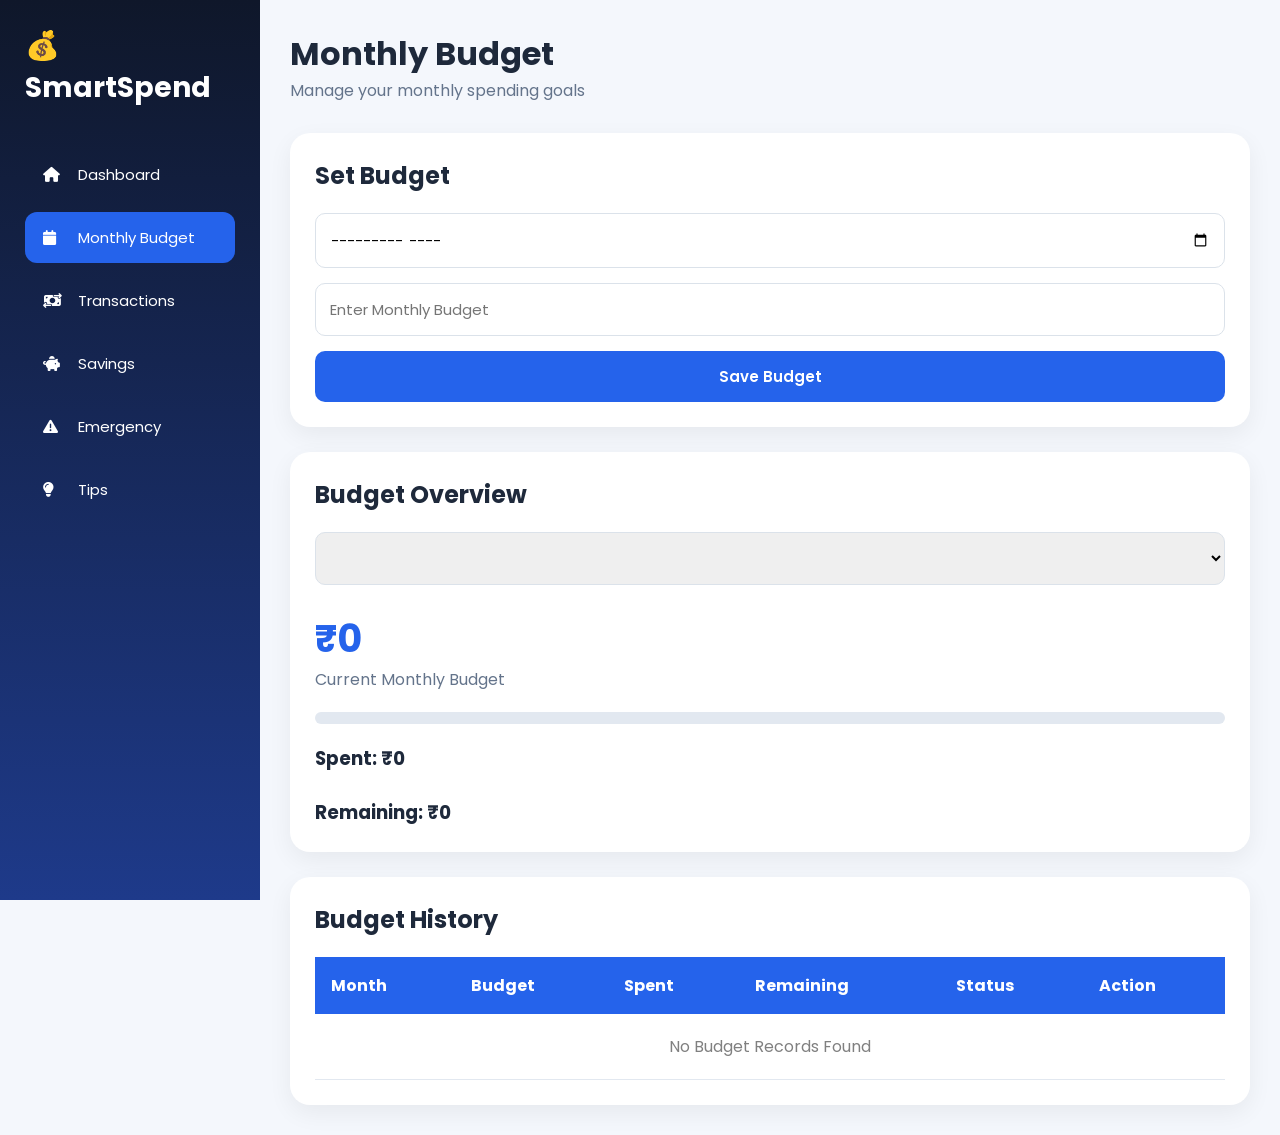
<file: budget.html>
<!DOCTYPE html>
<html lang="en">

<head>

    <meta charset="UTF-8">
    <meta name="viewport" content="width=device-width, initial-scale=1.0">

    <title>Monthly Budget | SmartSpend</title>

    <link rel="stylesheet" href="css/style.css">

    <link rel="stylesheet"
    href="https://cdnjs.cloudflare.com/ajax/libs/font-awesome/6.5.1/css/all.min.css">

</head>

<body>

<div class="container">

    <!-- SIDEBAR -->

    <aside class="sidebar">

        <div class="logo">
            💰 SmartSpend
        </div>

        <ul>

            <li>
                <a href="index.html">
                    <i class="fa-solid fa-house"></i>
                    Dashboard
                </a>
            </li>

            <li class="active">
                <a href="budget.html">
                    <i class="fa-solid fa-calendar"></i>
                    Monthly Budget
                </a>
            </li>

            <li>
                <a href="transactions.html">
                    <i class="fa-solid fa-money-bill-transfer"></i>
                    Transactions
                </a>
            </li>

            <li>
                <a href="savings.html">
                    <i class="fa-solid fa-piggy-bank"></i>
                    Savings
                </a>
            </li>

            <li>
    <a href="emergency.html">
        <i class="fa-solid fa-triangle-exclamation"></i>
        Emergency
    </a>
</li>

            <li>
                <a href="tips.html">
                    <i class="fa-solid fa-lightbulb"></i>
                    Tips
                </a>
            </li>

        </ul>

    </aside>

    <!-- MAIN -->

    <main class="main">

        <div class="header">

            <div>
                <h1>Monthly Budget</h1>
                <p>Manage your monthly spending goals</p>
            </div>

        </div>

        <!-- BUDGET FORM -->

        <div class="form-card">

            <div class="section-title">
                Set Budget
            </div>

            <form id="budgetForm">

                <input
                type="month"
                id="budgetMonth"
                required>

                <input
                type="number"
                id="budgetAmountInput"
                placeholder="Enter Monthly Budget"
                required>

                <button class="btn">
                    Save Budget
                </button>

            </form>

        </div>

        <br>

        <!-- BUDGET SUMMARY -->

        <div class="budget-summary">

            <div class="section-title">
                Budget Overview
            </div>
            <select id="overviewMonth">

    </select>

    <br><br>

            <h2 id="displayBudget">
                ₹0
            </h2>

            <p>
                Current Monthly Budget
            </p>

            <div class="progress">

                <div
                class="progress-bar"
                id="budgetProgressBar">
                </div>

            </div>

            <h3 id="spentAmount">
                Spent: ₹0
            </h3>

            <br>

            <h3 id="remainingAmount">
                Remaining: ₹0
            </h3>

        </div>

        <br>

        <!-- SAVED BUDGETS -->

        <div class="table-card">

            <div class="section-title">
                Budget History
            </div>

            <table>

                <thead>

                    <tr>
                        <th>Month</th>
                        <th>Budget</th>
                        <th>Spent</th>
    <th>Remaining</th>
    <th>Status</th>
    <th>Action</th>
                    </tr>

                </thead>

                <tbody id="budgetTable">

                </tbody>

            </table>

        </div>

    </main>

</div>

<script src="js/budget.js"></script>

</body>
</html>
</file>
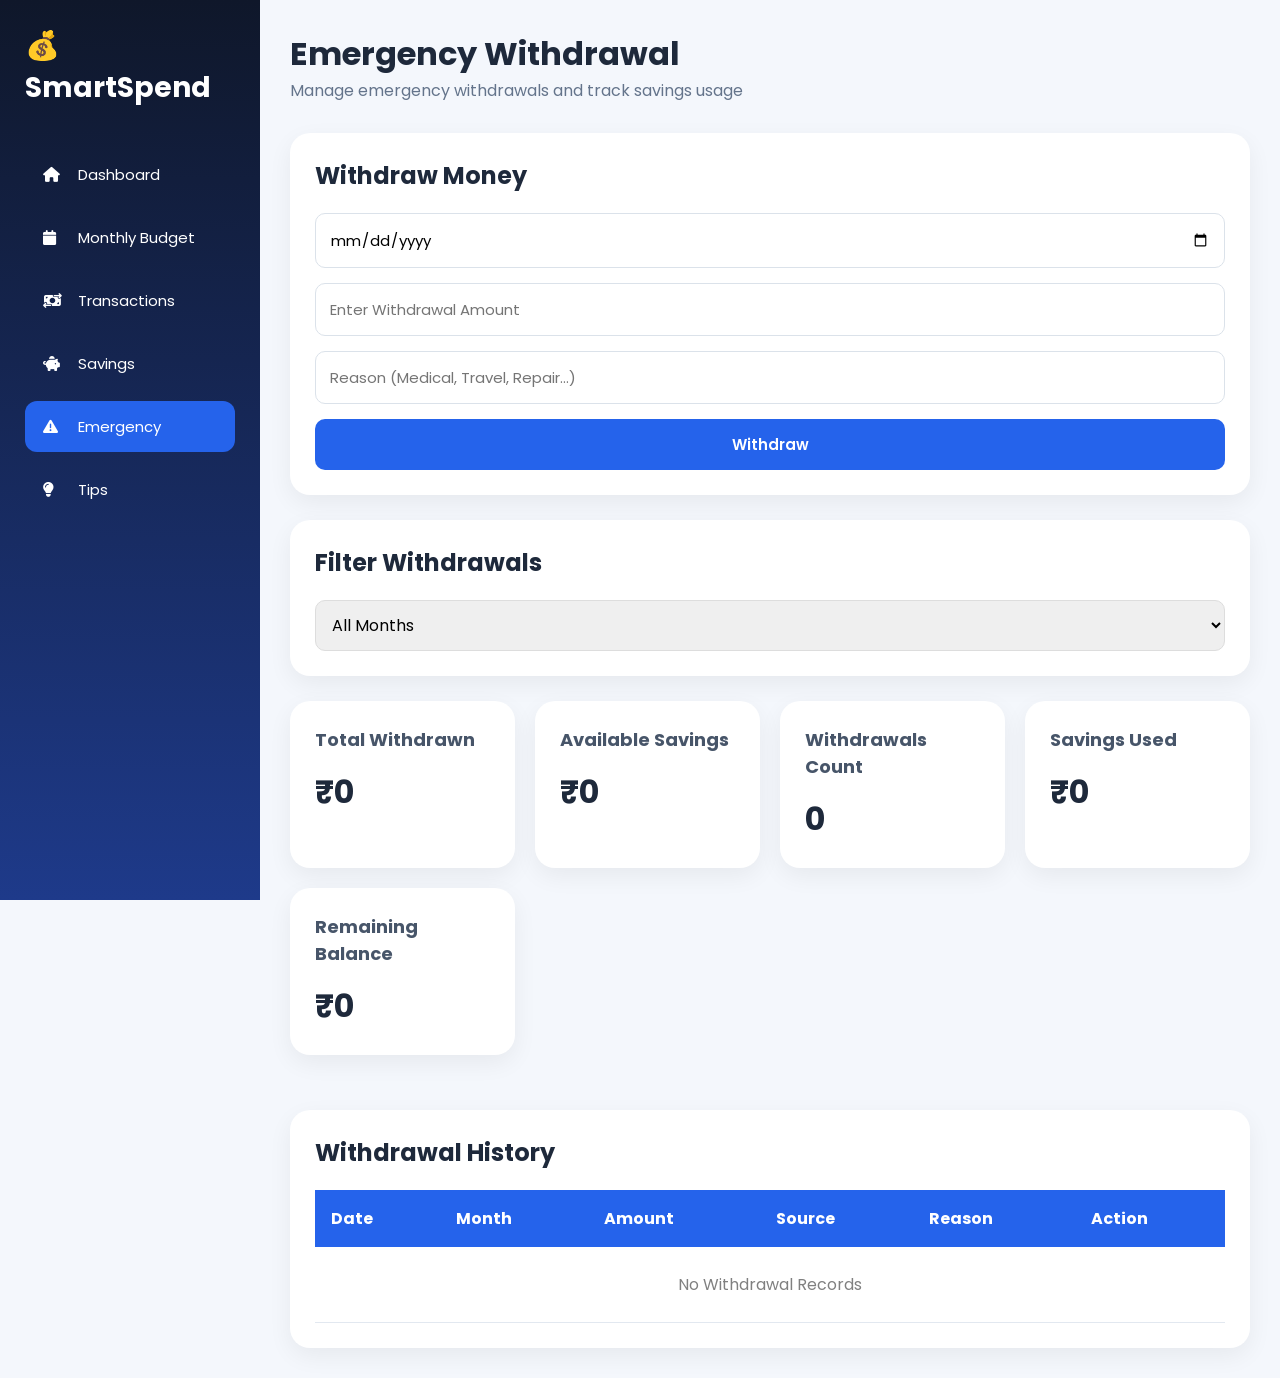
<file: emergency.html>
<!DOCTYPE html>
<html lang="en">

<head>

    <meta charset="UTF-8">
    <meta name="viewport" content="width=device-width, initial-scale=1.0">

    <title>Emergency Withdrawal | SmartSpend</title>

    <link rel="stylesheet" href="css/style.css">

    <link rel="stylesheet"
    href="https://cdnjs.cloudflare.com/ajax/libs/font-awesome/6.5.1/css/all.min.css">

</head>

<body>

<div class="container">

    <!-- SIDEBAR -->

    <aside class="sidebar">

        <div class="logo">
            💰 SmartSpend
        </div>

        <ul>

            <li>
                <a href="index.html">
                    <i class="fa-solid fa-house"></i>
                    Dashboard
                </a>
            </li>

            <li>
                <a href="budget.html">
                    <i class="fa-solid fa-calendar"></i>
                    Monthly Budget
                </a>
            </li>

            <li>
                <a href="transactions.html">
                    <i class="fa-solid fa-money-bill-transfer"></i>
                    Transactions
                </a>
            </li>

            <li>
                <a href="savings.html">
                    <i class="fa-solid fa-piggy-bank"></i>
                    Savings
                </a>
            </li>

            <li class="active">
                <a href="emergency.html">
                    <i class="fa-solid fa-triangle-exclamation"></i>
                    Emergency
                </a>
            </li>

            <li>
                <a href="tips.html">
                    <i class="fa-solid fa-lightbulb"></i>
                    Tips
                </a>
            </li>

        </ul>

    </aside>

    <!-- MAIN -->

    <main class="main">

        <!-- HEADER -->

        <div class="header">

            <div>
                <h1>Emergency Withdrawal</h1>
                <p>
                    Manage emergency withdrawals and track savings usage
                </p>
            </div>

        </div>

        <!-- WITHDRAW FORM -->

        <div class="form-card">

            <div class="section-title">
                Withdraw Money
            </div>

            <form id="withdrawForm">

                <input
                type="date"
                id="withdrawDate"
                required>

                <input
                type="number"
                id="withdrawAmount"
                placeholder="Enter Withdrawal Amount"
                required>

                <input
                type="text"
                id="withdrawReason"
                placeholder="Reason (Medical, Travel, Repair...)"
                required>

                <button class="btn">
                    Withdraw
                </button>

            </form>

        </div>

        <br>

        <!-- MONTH FILTER -->

        <div class="form-card">

            <div class="section-title">
                Filter Withdrawals
            </div>

            <select id="monthFilter">

                <option value="All">
                    All Months
                </option>

            </select>

        </div>

        <br>

        <!-- SUMMARY CARDS -->

        <div class="cards">

            <div class="card">

                <h3>Total Withdrawn</h3>

                <h2 id="totalWithdrawn">
                    ₹0
                </h2>

            </div>

            <div class="card">

                <h3>Available Savings</h3>

                <h2 id="availableSavings">
                    ₹0
                </h2>

            </div>

            <div class="card">

                <h3>Withdrawals Count</h3>

                <h2 id="withdrawCount">
                    0
                </h2>

            </div>

           <div class="card">

    <h3>Savings Used</h3>

    <h2 id="savingsUsed">
        ₹0
    </h2>

</div>

<div class="card">

    <h3>Remaining Balance</h3>

    <h2 id="remainingBalance">
        ₹0
    </h2>

</div>
            
        </div>

        <br>

        <!-- WITHDRAWAL HISTORY -->

        <div class="table-card">

            <div class="section-title">
                Withdrawal History
            </div>

            <table>

                <thead>

                    <tr>

                       <th>Date</th>
<th>Month</th>
<th>Amount</th>
<th>Source</th>
<th>Reason</th>
<th>Action</th>
                    </tr>

                </thead>

                <tbody id="withdrawTable">

                </tbody>

            </table>

        </div>

    </main>

</div>

<script src="js/emergency.js"></script>

</body>

</html>
</file>
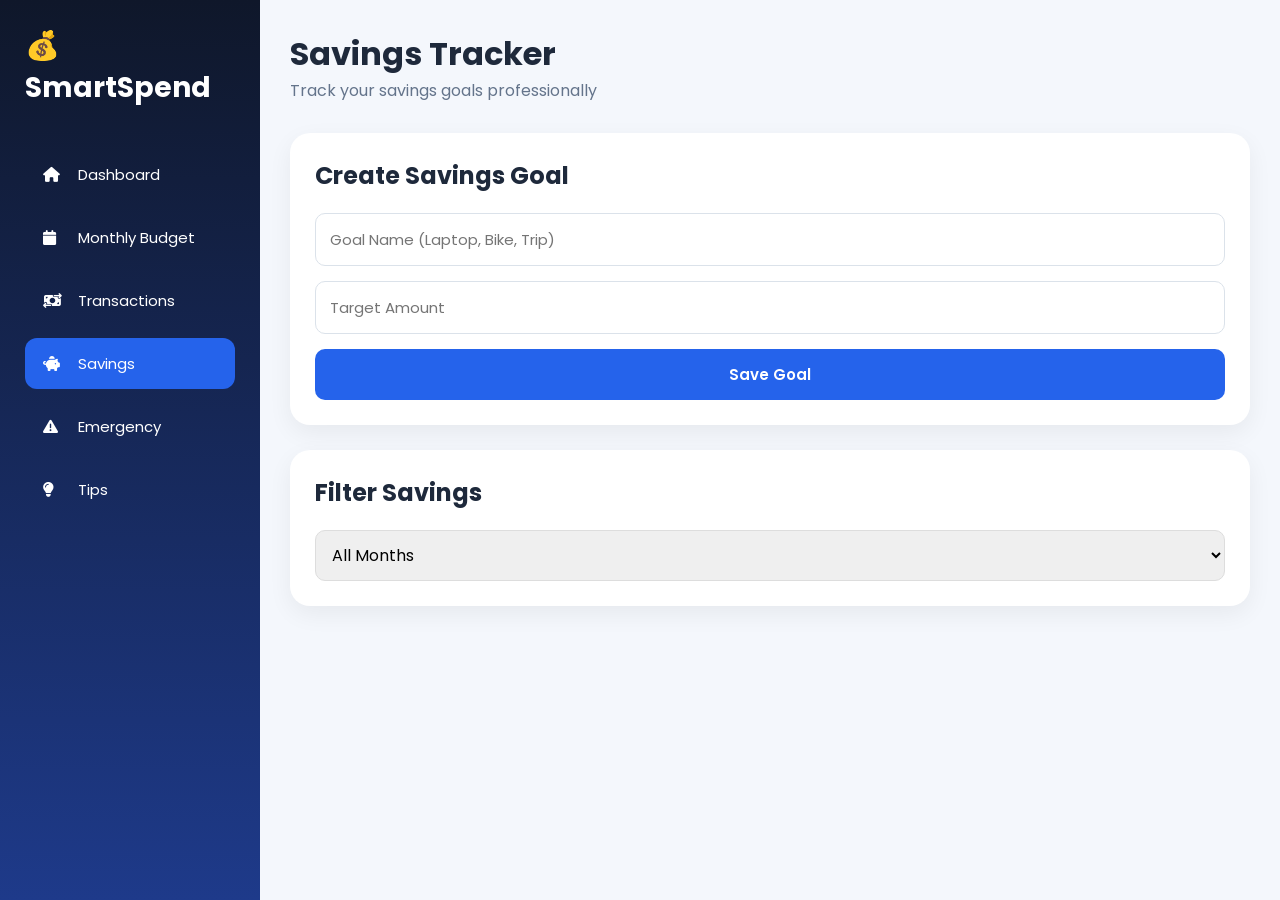
<file: savings.html>
<!DOCTYPE html>
<html lang="en">

<head>

    <meta charset="UTF-8">
    <meta name="viewport" content="width=device-width, initial-scale=1.0">

    <title>Savings | SmartSpend</title>

    <link rel="stylesheet" href="css/style.css">

    <link rel="stylesheet"
    href="https://cdnjs.cloudflare.com/ajax/libs/font-awesome/6.5.1/css/all.min.css">

</head>

<body>

<div class="container">

    <!-- SIDEBAR -->

    <aside class="sidebar">

        <div class="logo">
            💰 SmartSpend
        </div>

        <ul>

            <li>
                <a href="index.html">
                    <i class="fa-solid fa-house"></i>
                    Dashboard
                </a>
            </li>

            <li>
                <a href="budget.html">
                    <i class="fa-solid fa-calendar"></i>
                    Monthly Budget
                </a>
            </li>

            <li>
                <a href="transactions.html">
                    <i class="fa-solid fa-money-bill-transfer"></i>
                    Transactions
                </a>
            </li>

            <li class="active">
                <a href="savings.html">
                    <i class="fa-solid fa-piggy-bank"></i>
                    Savings
                </a>
            </li>

            <li>
    <a href="emergency.html">
        <i class="fa-solid fa-triangle-exclamation"></i>
        Emergency
    </a>
</li>

            <li>
                <a href="tips.html">
                    <i class="fa-solid fa-lightbulb"></i>
                    Tips
                </a>
            </li>

        </ul>

    </aside>

    <!-- MAIN -->

    <main class="main">

        <div class="header">

            <div>
                <h1>Savings Tracker</h1>
                <p>Track your savings goals professionally</p>
            </div>

        </div>

        <!-- GOAL FORM -->

        <div class="form-card">

            <div class="section-title">
                Create Savings Goal
            </div>

            <form id="goalForm">

                <input
                type="text"
                id="goalName"
                placeholder="Goal Name (Laptop, Bike, Trip)"
                required>

                <input
                type="number"
                id="goalAmount"
                placeholder="Target Amount"
                required>

                <button class="btn">
                    Save Goal
                </button>

            </form>

        </div>

        <br>

    <!-- MONTH FILTER -->

<div class="form-card">

    <div class="section-title">
        Filter Savings
    </div>

    <select id="monthFilter">

        <option value="All">
            All Months
        </option>

    </select>

</div>

<br>

<!-- GOALS -->

<div id="goalsContainer">

</div>

        <br>

        <!-- SAVINGS SUMMARY -->

        

    </main>

</div>

<script src="js/savings.js"></script>

</body>

</html>
</file>
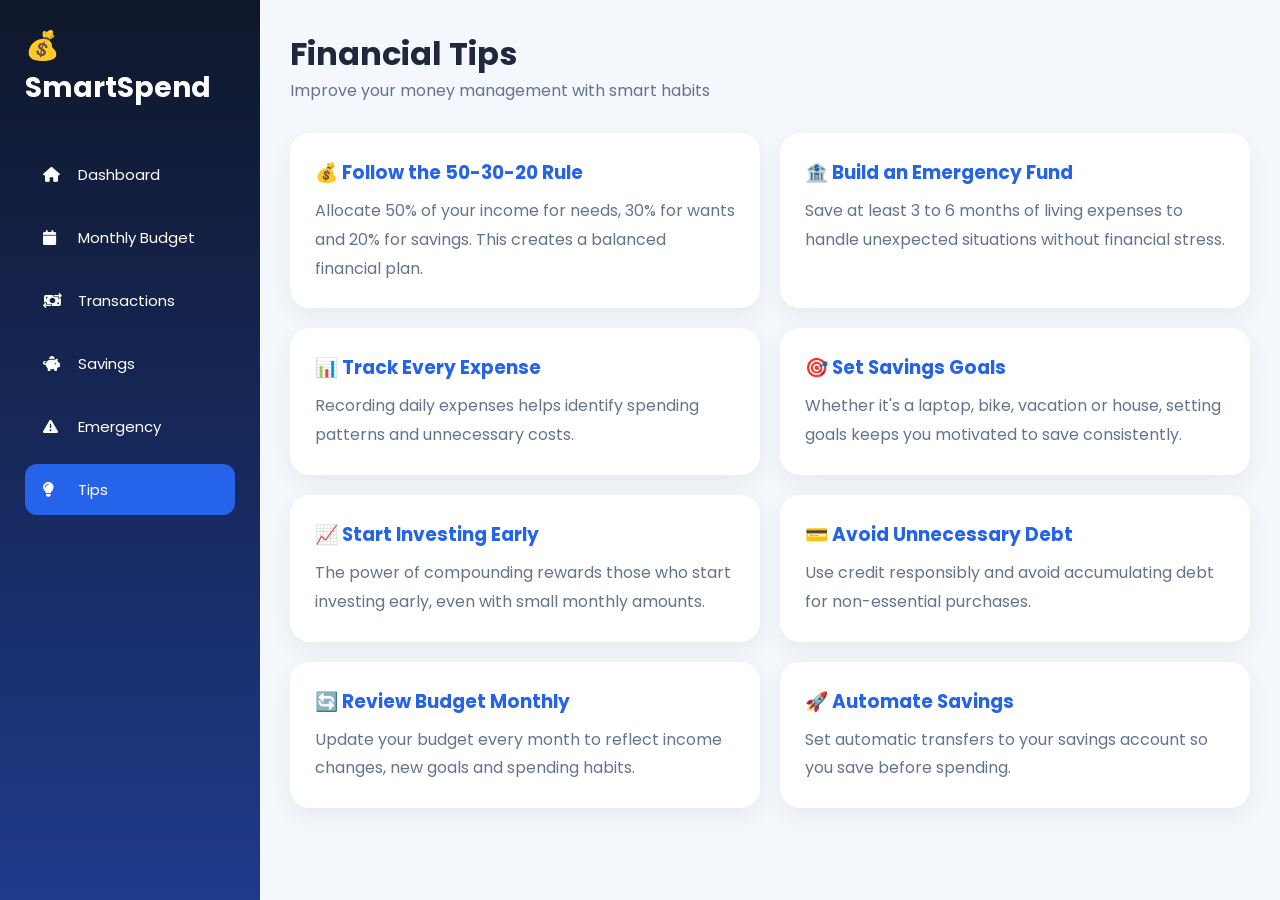
<file: tips.html>
<!DOCTYPE html>
<html lang="en">

<head>

<meta charset="UTF-8">
<meta name="viewport" content="width=device-width, initial-scale=1.0">

<title>Financial Tips | SmartSpend</title>

<link rel="stylesheet" href="css/style.css">

<link rel="stylesheet"
href="https://cdnjs.cloudflare.com/ajax/libs/font-awesome/6.5.1/css/all.min.css">

</head>

<body>

<div class="container">

    <!-- SIDEBAR -->

    <aside class="sidebar">

        <div class="logo">
            💰 SmartSpend
        </div>

        <ul>

            <li>
                <a href="index.html">
                    <i class="fa-solid fa-house"></i>
                    Dashboard
                </a>
            </li>

            <li>
                <a href="budget.html">
                    <i class="fa-solid fa-calendar"></i>
                    Monthly Budget
                </a>
            </li>

            <li>
                <a href="transactions.html">
                    <i class="fa-solid fa-money-bill-transfer"></i>
                    Transactions
                </a>
            </li>

            <li>
                <a href="savings.html">
                    <i class="fa-solid fa-piggy-bank"></i>
                    Savings
                </a>
            </li>

            <li>
    <a href="emergency.html">
        <i class="fa-solid fa-triangle-exclamation"></i>
        Emergency
    </a>
</li>

            <li class="active">
                <a href="tips.html">
                    <i class="fa-solid fa-lightbulb"></i>
                    Tips
                </a>
            </li>

        </ul>

    </aside>

    <!-- MAIN -->

    <main class="main">

        <div class="header">

            <div>
                <h1>Financial Tips</h1>
                <p>Improve your money management with smart habits</p>
            </div>

        </div>

        <div class="tips-grid">

            <!-- CARD 1 -->

            <div class="tip-card">

                <h3>
                    💰 Follow the 50-30-20 Rule
                </h3>

                <p>
                    Allocate 50% of your income for needs,
                    30% for wants and 20% for savings.
                    This creates a balanced financial plan.
                </p>

            </div>

            <!-- CARD 2 -->

            <div class="tip-card">

                <h3>
                    🏦 Build an Emergency Fund
                </h3>

                <p>
                    Save at least 3 to 6 months of living
                    expenses to handle unexpected situations
                    without financial stress.
                </p>

            </div>

            <!-- CARD 3 -->

            <div class="tip-card">

                <h3>
                    📊 Track Every Expense
                </h3>

                <p>
                    Recording daily expenses helps identify
                    spending patterns and unnecessary costs.
                </p>

            </div>

            <!-- CARD 4 -->

            <div class="tip-card">

                <h3>
                    🎯 Set Savings Goals
                </h3>

                <p>
                    Whether it's a laptop, bike, vacation
                    or house, setting goals keeps you
                    motivated to save consistently.
                </p>

            </div>

            <!-- CARD 5 -->

            <div class="tip-card">

                <h3>
                    📈 Start Investing Early
                </h3>

                <p>
                    The power of compounding rewards those
                    who start investing early, even with
                    small monthly amounts.
                </p>

            </div>

            <!-- CARD 6 -->

            <div class="tip-card">

                <h3>
                    💳 Avoid Unnecessary Debt
                </h3>

                <p>
                    Use credit responsibly and avoid
                    accumulating debt for non-essential
                    purchases.
                </p>

            </div>

            <!-- CARD 7 -->

            <div class="tip-card">

                <h3>
                    🔄 Review Budget Monthly
                </h3>

                <p>
                    Update your budget every month to
                    reflect income changes, new goals
                    and spending habits.
                </p>

            </div>

            <!-- CARD 8 -->

            <div class="tip-card">

                <h3>
                    🚀 Automate Savings
                </h3>

                <p>
                    Set automatic transfers to your
                    savings account so you save before
                    spending.
                </p>

            </div>

        </div>

    </main>

</div>

</body>

</html>
</file>
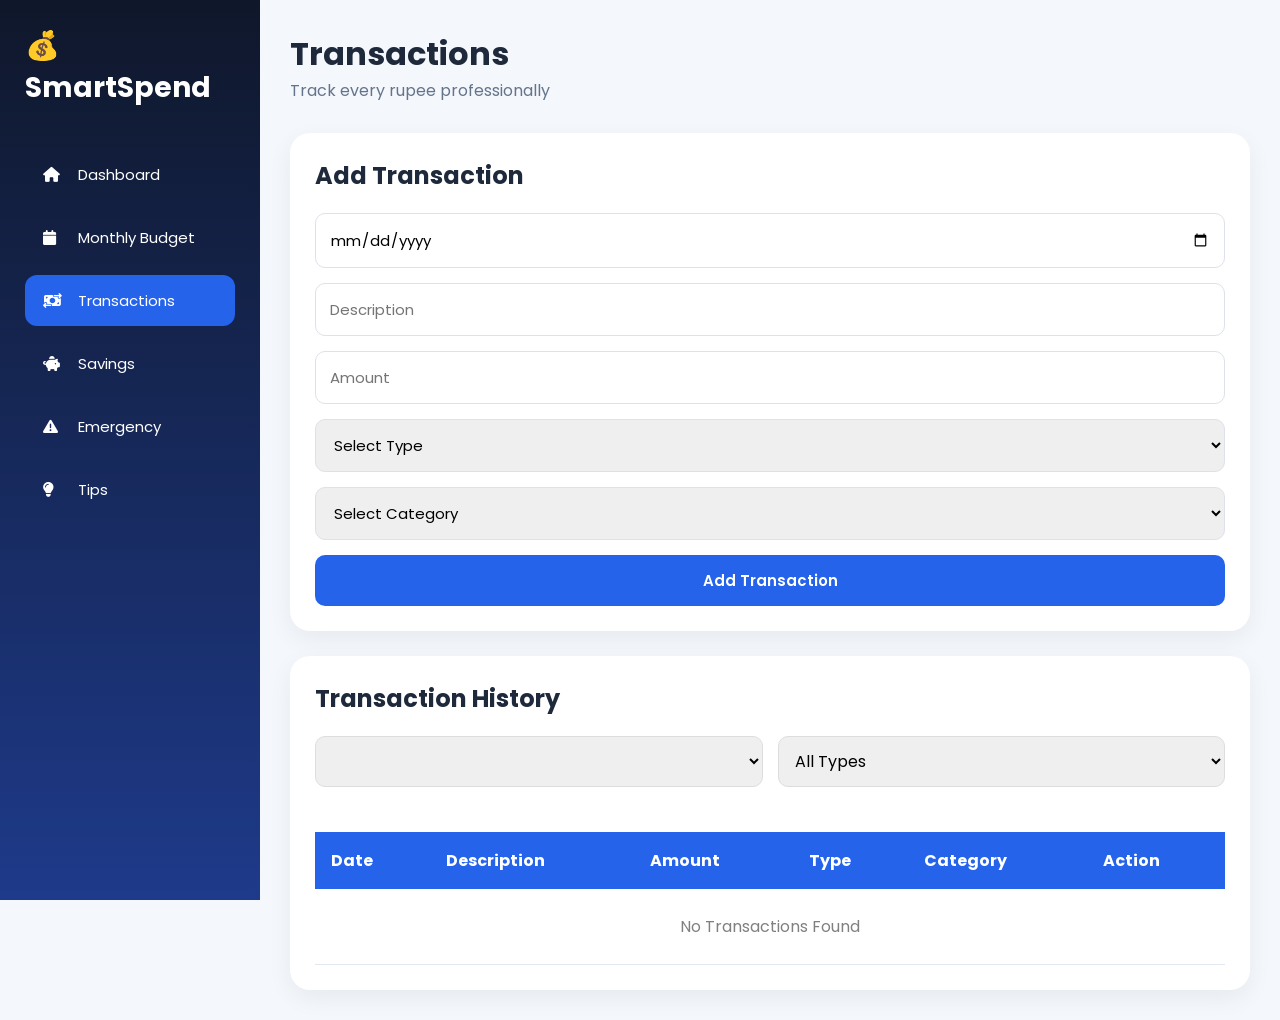
<file: transactions.html>
<!DOCTYPE html>
<html lang="en">

<head>

    <meta charset="UTF-8">
    <meta name="viewport" content="width=device-width, initial-scale=1.0">

    <title>Transactions | SmartSpend</title>

    <link rel="stylesheet" href="css/style.css">

    <link rel="stylesheet"
    href="https://cdnjs.cloudflare.com/ajax/libs/font-awesome/6.5.1/css/all.min.css">

</head>

<body>

<div class="container">

    <!-- SIDEBAR -->

    <aside class="sidebar">

        <div class="logo">
            💰 SmartSpend
        </div>

        <ul>

            <li>
                <a href="index.html">
                    <i class="fa-solid fa-house"></i>
                    Dashboard
                </a>
            </li>

            <li>
                <a href="budget.html">
                    <i class="fa-solid fa-calendar"></i>
                    Monthly Budget
                </a>
            </li>

            <li class="active">
                <a href="transactions.html">
                    <i class="fa-solid fa-money-bill-transfer"></i>
                    Transactions
                </a>
            </li>

            <li>
                <a href="savings.html">
                    <i class="fa-solid fa-piggy-bank"></i>
                    Savings
                </a>
            </li>

            <li>
    <a href="emergency.html">
        <i class="fa-solid fa-triangle-exclamation"></i>
        Emergency
    </a>
</li>

            <li>
                <a href="tips.html">
                    <i class="fa-solid fa-lightbulb"></i>
                    Tips
                </a>
            </li>

        </ul>

    </aside>

    <!-- MAIN -->

    <main class="main">

        <div class="header">

            <div>

                <h1>Transactions</h1>
                <p>Track every rupee professionally</p>

            </div>

        </div>

        <!-- FORM -->

        <div class="form-card">

            <div class="section-title">
                Add Transaction
            </div>

            <form id="transactionForm">

                <input
                type="date"
                id="date"
                required>

                <input
                type="text"
                id="description"
                placeholder="Description"
                required>

                <input
                type="number"
                id="amount"
                placeholder="Amount"
                required>

                <select id="type" required>

                    <option value="">
                        Select Type
                    </option>

                    <option value="Income">
                        Income
                    </option>

                    <option value="Expense">
                        Expense
                    </option>

                    <option value="Savings">
                        Savings
                    </option>

                </select>

                <select id="category" required>

                    <option value="">
                        Select Category
                    </option>

                    <option value="Salary">
                        Salary
                    </option>

                    <option value="Food">
                        Food
                    </option>

                    <option value="Shopping">
                        Shopping
                    </option>

                    <option value="Travel">
                        Travel
                    </option>

                    <option value="Bills">
                        Bills
                    </option>

                    <option value="Investment">
                        Investment
                    </option>

                    <option value="Entertainment">
                        Entertainment
                    </option>

                    <option value="Others">
                        Others
                    </option>

                </select>

                <button class="btn">
                    Add Transaction
                </button>

            </form>

        </div>

        <br>

        <!-- TABLE -->

        <div class="table-card">

            <div class="section-title">
                Transaction History
            </div>
            <div class="filter-section">

    <select id="monthFilter"></select>

    <select id="typeFilter">

        <option value="All">
            All Types
        </option>

        <option value="Income">
            Income
        </option>

        <option value="Expense">
            Expense
        </option>

        <option value="Savings">
            Savings
        </option>

    </select>

</div>
             <br>

            <table>

                <thead>

                    <tr>

                        <th>Date</th>
                        <th>Description</th>
                        <th>Amount</th>
                        <th>Type</th>
                        <th>Category</th>
                        <th>Action</th>

                    </tr>

                </thead>

                <tbody id="transactionTable">

                </tbody>

            </table>

        </div>

    </main>

</div>

<script src="js/transactions.js"></script>

</body>
</html>
</file>
<file: css/style.css>
/* ==========================
   GOOGLE FONT
========================== */

@import url('https://fonts.googleapis.com/css2?family=Poppins:wght@300;400;500;600;700;800&display=swap');

*{
    margin:0;
    padding:0;
    box-sizing:border-box;
    font-family:'Poppins',sans-serif;
}

body{
    background:#f4f7fc;
    color:#1e293b;
}

/* ==========================
   LAYOUT
========================== */

.container{
    display:flex;
    min-height:100vh;
}

/* ==========================
   SIDEBAR
========================== */

.sidebar{
    width:260px;
    background:linear-gradient(
    180deg,
    #0f172a,
    #1e3a8a
    );
    color:white;
    padding:25px;
    position:fixed;
    height:100vh;
    left:0;
    top:0;
}

.logo{
    font-size:28px;
    font-weight:700;
    margin-bottom:40px;
}

.sidebar ul{
    list-style:none;
}

.sidebar ul li{
    margin-bottom:12px;
}

.sidebar ul li a{
    text-decoration:none;
    color:white;
    display:flex;
    align-items:center;
    gap:15px;
    padding:14px 18px;
    border-radius:12px;
    transition:.3s;
    font-size:15px;
}

.sidebar ul li a:hover{
    background:rgba(255,255,255,0.12);
}

.sidebar ul li.active a{
    background:#2563eb;
}

.sidebar i{
    width:20px;
}

/* ==========================
   MAIN
========================== */

.main{
    margin-left:260px;
    width:calc(100% - 260px);
    padding:30px;
}

/* ==========================
   HEADER
========================== */

.header{
    display:flex;
    justify-content:space-between;
    align-items:center;
    margin-bottom:30px;
}

.header h1{
    font-size:32px;
    font-weight:700;
}

.header p{
    color:#64748b;
}

.date-box{
    background:white;
    padding:12px 20px;
    border-radius:12px;
    box-shadow:0 5px 20px rgba(0,0,0,.05);
    display:flex;
    align-items:center;
    gap:10px;
}

/* ==========================
   CARDS
========================== */

.cards{
    display:grid;
    grid-template-columns:repeat(4,1fr);
    gap:20px;
    margin-bottom:30px;
}

.card{
    background:white;
    padding:25px;
    border-radius:20px;
    box-shadow:0 8px 25px rgba(0,0,0,.06);
    transition:.3s;
}

.card:hover{
    transform:translateY(-6px);
}

.card h3{
    margin-bottom:15px;
    color:#475569;
    font-size:18px;
}

.card h2{
    font-size:32px;
}

.income h2{
    color:#16a34a;
}

.expense h2{
    color:#dc2626;
}

.savings h2{
    color:#7c3aed;
}

.balance h2{
    color:#2563eb;
}

/* ==========================
   DASHBOARD GRID
========================== */

.dashboard-grid{
    display:grid;
    grid-template-columns:2fr 1fr;
    gap:25px;
    margin-bottom:30px;
}

.chart-card,
.budget-summary,
.table-card,
.form-card,
.tip-card,
.goal-card{
    background:white;
    border-radius:20px;
    padding:25px;
    box-shadow:0 8px 25px rgba(0,0,0,.06);
}

.section-title{
    font-size:24px;
    font-weight:700;
    margin-bottom:20px;
}

/* ==========================
   PIE CHART
========================== */

.chart-card canvas{
    max-height:350px;
}

/* ==========================
   BUDGET CARD
========================== */

.budget-summary h2{
    font-size:38px;
    color:#2563eb;
}

.budget-summary p{
    color:#64748b;
    margin-bottom:20px;
}

.progress{
    width:100%;
    background:#e2e8f0;
    height:12px;
    border-radius:30px;
    overflow:hidden;
    margin-bottom:20px;
}

.progress-bar{
    width:0%;
    height:100%;
    background:linear-gradient(
    90deg,
    #22c55e,
    #16a34a
    );
    border-radius:30px;
}

/* ==========================
   TABLES
========================== */

.table-card{
    overflow-x:auto;
}

table{
    width:100%;
    border-collapse:collapse;
}

thead{
    background:#2563eb;
    color:white;
}

th{
    padding:16px;
    text-align:left;
}

td{
    padding:16px;
    border-bottom:1px solid #e2e8f0;
}

tr:hover{
    background:#f8fafc;
}

/* ==========================
   FORMS
========================== */

.form-card form{
    display:flex;
    flex-direction:column;
    gap:15px;
}

input,
select{
    width:100%;
    padding:14px;
    border:1px solid #dbe2ea;
    border-radius:10px;
    outline:none;
    font-size:15px;
}

input:focus,
select:focus{
    border-color:#2563eb;
}

/* ==========================
   BUTTONS
========================== */

.btn{
    border:none;
    padding:14px;
    border-radius:10px;
    background:#2563eb;
    color:white;
    cursor:pointer;
    font-size:15px;
    font-weight:600;
    transition:.3s;
}

.btn:hover{
    background:#1d4ed8;
}

/* ==========================
   TRANSACTION TAGS
========================== */

.tag{
    padding:6px 12px;
    border-radius:20px;
    color:white;
    font-size:12px;
    font-weight:600;
}

.income-tag{
    background:#16a34a;
}

.expense-tag{
    background:#dc2626;
}

.savings-tag{
    background:#7c3aed;
}

/* ==========================
   SAVINGS GOAL
========================== */

.goal-box{
    margin-top:20px;
}

.goal-progress{
    height:14px;
    background:#e2e8f0;
    border-radius:20px;
    overflow:hidden;
}

.goal-progress-bar{
    height:100%;
    width:0%;
    background:#7c3aed;
}

/* ==========================
   TIPS PAGE
========================== */

.tips-grid{
    display:grid;
    grid-template-columns:repeat(2,1fr);
    gap:20px;
}

.tip-card{
    transition:.3s;
}

.tip-card:hover{
    transform:translateY(-6px);
}

.tip-card h3{
    margin-bottom:10px;
    color:#2563eb;
}

.tip-card p{
    color:#64748b;
    line-height:1.8;
}

/* ==========================
   MOBILE
========================== */

@media(max-width:1200px){

    .cards{
        grid-template-columns:repeat(2,1fr);
    }

    .dashboard-grid{
        grid-template-columns:1fr;
    }
}

@media(max-width:768px){

    .sidebar{
        width:80px;
        padding:20px 10px;
    }

    .logo{
        font-size:16px;
        text-align:center;
    }

    .sidebar ul li a{
        justify-content:center;
    }

    .sidebar ul li a span{
        display:none;
    }

    .main{
        margin-left:80px;
        width:calc(100% - 80px);
        padding:20px;
    }

    .cards{
        grid-template-columns:1fr;
    }

    .tips-grid{
        grid-template-columns:1fr;
    }

    .header{
        flex-direction:column;
        align-items:flex-start;
        gap:15px;
    }
}

/* ==========================
   ACTION BUTTONS
========================== */

.edit-btn{
    background:#2563eb;
    color:white;
    border:none;
    padding:8px 12px;
    border-radius:8px;
    cursor:pointer;
    margin-right:6px;
}

.edit-btn:hover{
    background:#1d4ed8;
}

.delete-btn{
    background:#dc2626;
    color:white;
    border:none;
    padding:8px 12px;
    border-radius:8px;
    cursor:pointer;
}

.delete-btn:hover{
    background:#b91c1c;
}
.goal-card h2{
    color:#7c3aed;
    font-size:32px;
}

.goal-card h3{
    color:#475569;
}

.goal-progress{
    width:100%;
    height:16px;
    background:#e2e8f0;
    border-radius:30px;
    overflow:hidden;
}

.goal-progress-bar{
    width:0%;
    height:100%;
    background:linear-gradient(
    90deg,
    #7c3aed,
    #9333ea
    );
    transition:.5s;
}

.month-title{
    background:#2f5fe3;
    color:white;
}

.month-summary{
    background:#f5f7fb;
}

.filter-section{
    margin-bottom:20px;
}

#monthFilter{
    padding:12px;
    border:1px solid #ddd;
    border-radius:10px;
    font-size:16px;
    min-width:220px;
}

.filter-section{
    display:flex;
    gap:15px;
    margin-bottom:20px;
}

#monthFilter,
#typeFilter{
    padding:12px;
    border:1px solid #ddd;
    border-radius:10px;
    font-size:16px;
    min-width:220px;
}
</file>
